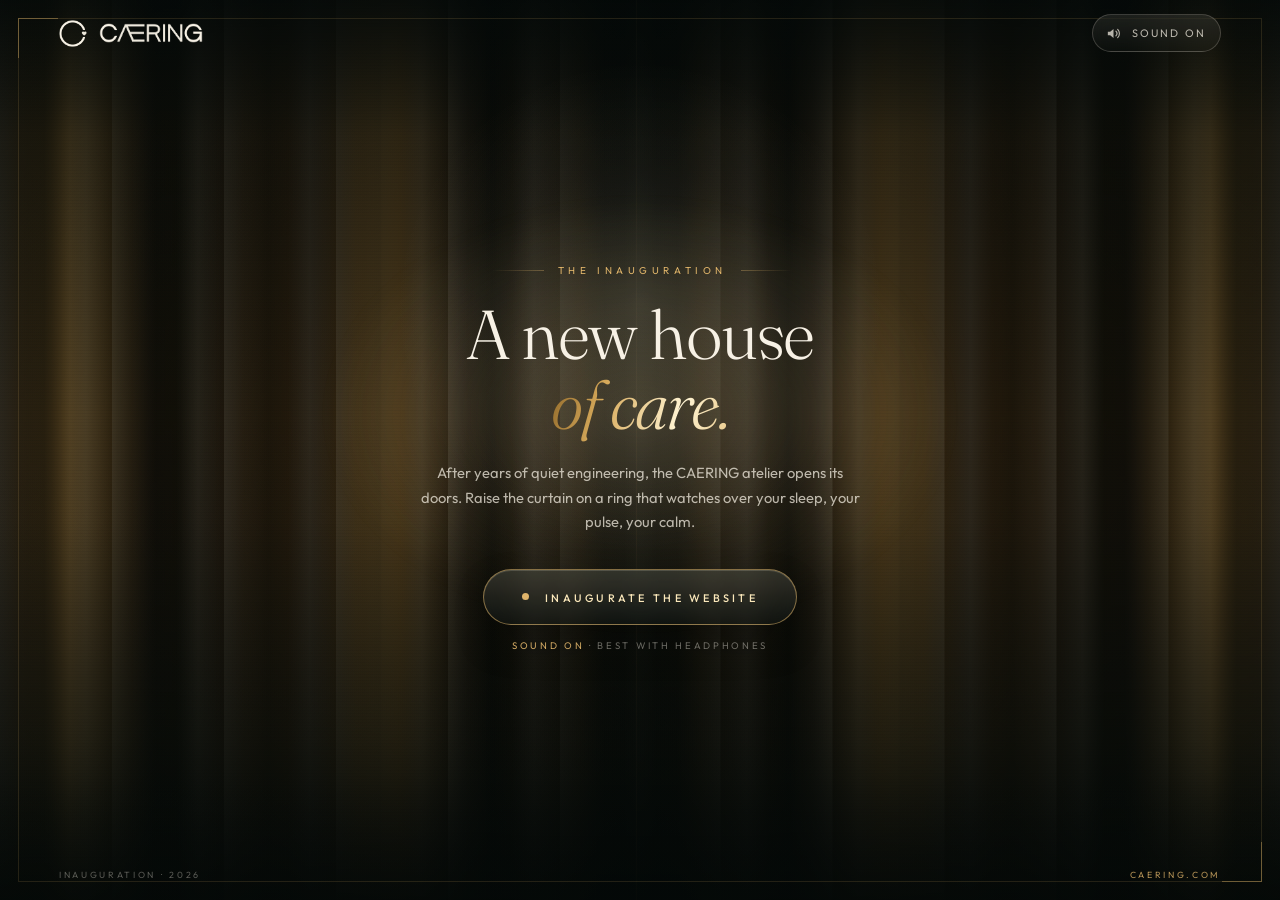
<file: launch/index.html>
<!DOCTYPE html>
<html lang="en">
<head>
  <meta charset="UTF-8" />
  <meta name="viewport" content="width=device-width, initial-scale=1.0, viewport-fit=cover" />
  <title>CAERING — The Inauguration</title>
  <meta name="description" content="Inaugurate the CAERING website. Raise the curtain on a couture health ring that quietly watches over your sleep, pulse, stress and temperature." />
  <meta name="theme-color" content="#08110f" />

  <link rel="preconnect" href="https://fonts.googleapis.com" />
  <link rel="preconnect" href="https://fonts.gstatic.com" crossorigin />
  <link href="https://fonts.googleapis.com/css2?family=Fraunces:ital,opsz,wght@0,9..144,300;0,9..144,400;1,9..144,300;1,9..144,400&family=Outfit:wght@300;400;500;600&display=swap" rel="stylesheet" />

  <link rel="stylesheet" href="launch.css" />

  <link rel="icon" href="data:image/svg+xml,%3Csvg xmlns='http://www.w3.org/2000/svg' viewBox='0 0 100 100'%3E%3Ccircle cx='50' cy='50' r='38' fill='none' stroke='%23b8893a' stroke-width='9' stroke-dasharray='182 57' transform='rotate(43 50 50)'/%3E%3Cpath d='M85 57C79.5 52.5 78 50 78 48.3 78 46.2 79.8 45 81.5 45c1.5 0 2.7.8 3.5 2.1.8-1.3 2-2.1 3.5-2.1 1.7 0 3.5 1.2 3.5 3.3 0 1.7-1.5 4.2-7 8.7z' fill='%23b8893a'/%3E%3C/svg%3E" />

  <!-- ring renderer: dependency-free, classic script so file:// works -->
  <script src="ring.js"></script>
</head>
<body>

<div class="stage" id="stage">

  <!-- atmosphere -->
  <div class="atmos" aria-hidden="true"></div>
  <div class="vignette" aria-hidden="true"></div>
  <div class="floor" aria-hidden="true"></div>

  <!-- ============ REVEALED STAGE ============ -->
  <section class="reveal" id="reveal" aria-label="CAERING inauguration">
    <div class="reveal__inner">

      <div class="lockup">
        <span class="lockup__mark" aria-hidden="true"></span>
        <span class="lockup__word" role="img" aria-label="CAERING"></span>
      </div>

      <div class="ringstage">
        <div class="ringstage__halo" aria-hidden="true"></div>
        <div class="ringstage__orbit" aria-hidden="true"></div>
        <div class="ringstage__orbit ringstage__orbit--b" aria-hidden="true"></div>
        <canvas id="ringCanvas" aria-hidden="true"></canvas>
      </div>

      <h2 class="reveal__tag">We'll take care. <em>Always.</em></h2>

      <div class="handoff" id="handoff">
        <p class="handoff__line"><span class="handoff__dot"></span>Now live at <strong>caering.com</strong></p>
        <div class="handoff__bar"><span></span></div>
        <a class="handoff__enter" id="enterNow" href="https://caering.com">Enter now</a>
      </div>

    </div>
  </section>

  <!-- ============ GOLD SILK CURTAIN ============ -->
  <div class="curtains" aria-hidden="true">
    <div class="curtain curtain--l"><div class="curtain__silk"><div class="curtain__hem"></div></div></div>
    <div class="curtain curtain--r"><div class="curtain__silk"><div class="curtain__hem"></div></div></div>
  </div>
  <div class="scrim" aria-hidden="true"></div>
  <div class="curtains__glow" id="curtainGlow" aria-hidden="true"></div>

  <!-- ============ INAUGURATION GATE ============ -->
  <section class="gate" id="gate">
    <div class="gate__inner">
      <p class="eyebrow">The Inauguration</p>
      <h1 class="gate__title">A new house<br /><em>of care.</em></h1>
      <p class="gate__sub">After years of quiet engineering, the CAERING atelier opens its doors. Raise the curtain on a ring that watches over your sleep, your pulse, your calm.</p>
      <div class="gate__actions">
        <button class="cta" id="inaugurate" type="button">
          <span class="cta__dot" aria-hidden="true"></span>
          <span class="cta__label">Inaugurate the website</span>
          <span class="cta__sheen" aria-hidden="true"></span>
        </button>
        <p class="gate__hint"><b>Sound on</b> · best with headphones</p>
      </div>
    </div>
  </section>

  <div class="flare" aria-hidden="true"></div>
  <div class="frame" aria-hidden="true"></div>

  <!-- ============ TOP BAR ============ -->
  <header class="topbar">
    <a class="brand" href="https://caering.com" aria-label="CAERING">
      <span class="brand__mark" aria-hidden="true"></span>
      <span class="brand__word" aria-hidden="true"></span>
    </a>
    <button class="sound" id="soundBtn" type="button" aria-pressed="true" aria-label="Sound">
      <svg viewBox="0 0 24 24" aria-hidden="true">
        <path class="sound__body" d="M4 9.4h3.3L12 5.5v13L7.3 14.6H4z" />
        <path class="sound__wave" d="M15.4 8.7a4.7 4.7 0 0 1 0 6.6M17.9 6.1a8.3 8.3 0 0 1 0 11.8" fill="none" stroke="currentColor" stroke-width="1.6" stroke-linecap="round" />
        <path class="sound__slash" d="M5 4.6 19 19.4" fill="none" stroke="currentColor" stroke-width="1.6" stroke-linecap="round" />
      </svg>
      <span class="sound__label" id="soundLabel">Sound on</span>
    </button>
  </header>

  <footer class="basebar">
    <span>Inauguration · 2026</span>
    <span class="basebar__right">caering.com</span>
  </footer>

  <p id="status" class="sr-only" role="status" aria-live="polite"></p>
</div>

<noscript>
  <div class="noscript">
    <p>This inauguration needs JavaScript. <a href="https://caering.com" style="color:#dfb46a">Enter caering.com</a></p>
  </div>
</noscript>

<script src="launch.js"></script>

</body>
</html>
</file>
<file: launch/launch.css>
/* =====================================================================
   CAERING — website inauguration stage
   Deep teal / plum depth · liquid-gold silk curtain · 3D gold ring
   ===================================================================== */

*, *::before, *::after { box-sizing: border-box; margin: 0; padding: 0; }

:root {
  --ink: #f7f1e5;
  --ink-soft: rgba(247, 241, 229, .72);
  --ink-faint: rgba(247, 241, 229, .44);

  --gold-1: #fbe8bb;
  --gold-2: #dfb46a;
  --gold-3: #a9792f;
  --gold-line: rgba(223, 180, 106, .34);
  --gold-sheen: linear-gradient(105deg, #8a6325 0%, #d8ab5c 14%, #fff4d3 32%, #e7c483 46%, #a9792f 60%, #f6e0a8 78%, #9c7029 100%);

  --teal: #2fb6a4;
  --plum: #8a5480;

  --ease-silk: cubic-bezier(.64, .02, .16, 1);
  --ease-out: cubic-bezier(.22, 1, .36, 1);

  --pad-x: clamp(18px, 4.6vw, 60px);
  --pad-y: clamp(14px, 2.4vh, 26px);
  --topbar-h: clamp(56px, 7.4vh, 80px);

  --font-display: "Fraunces", "Times New Roman", serif;
  --font-body: "Outfit", -apple-system, BlinkMacSystemFont, "Segoe UI", sans-serif;

  --grain: url("data:image/svg+xml,%3Csvg xmlns='http://www.w3.org/2000/svg' width='260' height='260'%3E%3Cfilter id='n'%3E%3CfeTurbulence type='fractalNoise' baseFrequency='.82' numOctaves='3' stitchTiles='stitch'/%3E%3C/filter%3E%3Crect width='100%25' height='100%25' filter='url(%23n)' opacity='.55'/%3E%3C/svg%3E");
}

html, body { height: 100%; }

body {
  font-family: var(--font-body);
  color: var(--ink);
  background: #060f0e;
  overflow: hidden;
  -webkit-font-smoothing: antialiased;
  text-rendering: optimizeLegibility;
}

img { display: block; max-width: 100%; }

/* ============================ STAGE ============================ */

.stage {
  position: fixed;
  inset: 0;
  overflow: hidden;
  isolation: isolate;
}

/* deep teal / plum atmosphere — never flat black */
.atmos {
  position: absolute;
  inset: 0;
  z-index: 0;
  background:
    radial-gradient(120% 78% at 50% -14%, rgba(215, 169, 92, .26), rgba(215, 169, 92, 0) 58%),
    radial-gradient(88% 70% at 8% 106%, rgba(19, 104, 96, .42), rgba(19, 104, 96, 0) 62%),
    radial-gradient(80% 64% at 96% 8%, rgba(112, 58, 96, .38), rgba(112, 58, 96, 0) 64%),
    radial-gradient(70% 60% at 84% 96%, rgba(30, 72, 78, .30), rgba(30, 72, 78, 0) 66%),
    linear-gradient(168deg, #0b1a17 0%, #071211 42%, #0b0a12 74%, #100b0c 100%);
}

.atmos::after {
  content: "";
  position: absolute;
  inset: 0;
  background-image: var(--grain);
  opacity: .07;
  mix-blend-mode: overlay;
  pointer-events: none;
}

.vignette {
  position: absolute;
  inset: 0;
  z-index: 1;
  pointer-events: none;
  background:
    radial-gradient(110% 90% at 50% 46%, rgba(0, 0, 0, 0) 42%, rgba(0, 0, 0, .42) 82%, rgba(0, 0, 0, .68) 100%);
}

/* ============================ TOP BAR ============================ */

.topbar {
  position: fixed;
  top: 0; left: 0; right: 0;
  z-index: 50;
  height: var(--topbar-h);
  display: flex;
  align-items: center;
  justify-content: space-between;
  gap: 16px;
  padding: 0 var(--pad-x);
  padding-top: env(safe-area-inset-top);
  pointer-events: none;
}

.topbar > * { pointer-events: auto; }

.brand {
  display: inline-flex;
  align-items: center;
  gap: clamp(8px, 1vw, 12px);
  text-decoration: none;
  color: inherit;
}

.brand__mark,
.brand__word {
  display: block;
  background: #f8f2e6;
  -webkit-mask-repeat: no-repeat;
  mask-repeat: no-repeat;
  -webkit-mask-position: center;
  mask-position: center;
  -webkit-mask-size: contain;
  mask-size: contain;
}

.brand__mark {
  width: clamp(22px, 2.4vw, 28px);
  aspect-ratio: 714 / 693;
  -webkit-mask-image: url("assets/brand/caering-mark-white.png");
  mask-image: url("assets/brand/caering-mark-white.png");
}

.brand__word {
  width: clamp(74px, 8.4vw, 104px);
  aspect-ratio: 1204 / 227;
  -webkit-mask-image: url("assets/brand/caering-word-white.png");
  mask-image: url("assets/brand/caering-word-white.png");
}

/* sound toggle */
.sound {
  display: inline-flex;
  align-items: center;
  gap: 10px;
  height: 38px;
  padding: 0 14px 0 12px;
  border-radius: 999px;
  border: 1px solid rgba(247, 241, 229, .2);
  background: linear-gradient(180deg, rgba(255, 246, 227, .09), rgba(255, 246, 227, .025));
  -webkit-backdrop-filter: blur(10px);
  backdrop-filter: blur(10px);
  color: var(--ink-soft);
  font-family: inherit;
  font-size: .68rem;
  letter-spacing: .2em;
  text-transform: uppercase;
  cursor: pointer;
  transition: color .35s ease, border-color .35s ease, background .35s ease;
}

.sound:hover { color: var(--gold-1); border-color: var(--gold-line); }

.sound:focus-visible {
  outline: 1px solid var(--gold-2);
  outline-offset: 3px;
}

.sound svg { width: 17px; height: 17px; }

.sound__body { fill: currentColor; }
.sound__slash { opacity: 0; transition: opacity .3s ease; }
.sound__wave { transition: opacity .3s ease; }

.sound[aria-pressed="false"] .sound__slash { opacity: 1; }
.sound[aria-pressed="false"] .sound__wave { opacity: 0; }

@media (max-width: 560px) {
  .sound__label { display: none; }
  .sound { padding: 0 11px; }
}

/* ============================ GATE ============================ */

.gate {
  position: fixed;
  inset: 0;
  z-index: 30;
  display: flex;
  align-items: center;
  justify-content: center;
  padding: calc(var(--topbar-h) + 12px) var(--pad-x) calc(64px + env(safe-area-inset-bottom));
  text-align: center;
}

/* warm spotlight washing the gate */
.gate::before {
  content: "";
  position: absolute;
  left: 50%;
  top: 46%;
  width: min(820px, 96vw);
  height: min(560px, 64vh);
  transform: translate(-50%, -50%);
  background: radial-gradient(closest-side, rgba(255, 228, 172, .18), rgba(255, 228, 172, .05) 54%, rgba(255, 228, 172, 0) 78%);
  filter: blur(8px);
  pointer-events: none;
  z-index: -1;
}

.gate__inner {
  width: min(760px, 100%);
  display: flex;
  flex-direction: column;
  align-items: center;
  gap: clamp(14px, 2.4vh, 24px);
  animation: gateIn 1.5s var(--ease-out) both .25s;
}

@keyframes gateIn {
  from { opacity: 0; transform: translateY(16px); }
  to   { opacity: 1; transform: none; }
}

.eyebrow {
  display: inline-flex;
  align-items: center;
  gap: 14px;
  font-size: clamp(.58rem, .78vw, .68rem);
  letter-spacing: .46em;
  text-transform: uppercase;
  color: var(--gold-2);
  padding-left: .46em;
}

.eyebrow::before,
.eyebrow::after {
  content: "";
  width: clamp(22px, 4vw, 52px);
  height: 1px;
  background: linear-gradient(90deg, transparent, var(--gold-line));
}

.eyebrow::after { background: linear-gradient(270deg, transparent, var(--gold-line)); }

.gate__title {
  font-family: var(--font-display);
  font-weight: 300;
  font-size: clamp(2.15rem, 5.4vw, 4.5rem);
  line-height: 1.02;
  letter-spacing: -.022em;
  color: var(--ink);
  text-wrap: balance;
}

.gate__title em {
  font-style: italic;
  font-weight: 300;
  background: var(--gold-sheen);
  background-size: 240% 100%;
  -webkit-background-clip: text;
  background-clip: text;
  color: transparent;
  animation: goldFlow 11s linear infinite;
}

@keyframes goldFlow {
  from { background-position: 0% 50%; }
  to   { background-position: 240% 50%; }
}

.gate__sub {
  max-width: 44ch;
  font-size: clamp(.9rem, 1.15vw, 1.02rem);
  line-height: 1.66;
  color: var(--ink-soft);
}

.gate__actions {
  display: flex;
  flex-direction: column;
  align-items: center;
  gap: 14px;
  margin-top: clamp(4px, 1.4vh, 14px);
}

/* inaugurate button */
.cta {
  position: relative;
  display: inline-flex;
  align-items: center;
  gap: 16px;
  padding: 19px clamp(26px, 3vw, 38px);
  border-radius: 999px;
  border: 1px solid rgba(223, 180, 106, .55);
  background:
    linear-gradient(180deg, rgba(255, 239, 205, .14), rgba(255, 239, 205, .02)),
    rgba(12, 22, 20, .35);
  -webkit-backdrop-filter: blur(8px);
  backdrop-filter: blur(8px);
  color: var(--gold-1);
  font-family: inherit;
  font-size: clamp(.68rem, .84vw, .76rem);
  font-weight: 500;
  letter-spacing: .3em;
  text-transform: uppercase;
  cursor: pointer;
  overflow: hidden;
  transition: color .5s var(--ease-out), border-color .5s ease, box-shadow .6s var(--ease-out), transform .5s var(--ease-out);
  box-shadow: 0 18px 50px -22px rgba(0, 0, 0, .9), inset 0 1px 0 rgba(255, 245, 220, .16);
}

.cta__label { padding-top: 2px; }

.cta__dot {
  width: 7px;
  height: 7px;
  border-radius: 50%;
  background: var(--gold-2);
  box-shadow: 0 0 0 0 rgba(223, 180, 106, .55);
  animation: dotPulse 2.6s ease-out infinite;
}

@keyframes dotPulse {
  0%   { box-shadow: 0 0 0 0 rgba(223, 180, 106, .5); }
  70%  { box-shadow: 0 0 0 9px rgba(223, 180, 106, 0); }
  100% { box-shadow: 0 0 0 0 rgba(223, 180, 106, 0); }
}

.cta__sheen {
  position: absolute;
  inset: -2px;
  background: linear-gradient(100deg, transparent 32%, rgba(255, 246, 220, .55) 48%, transparent 62%);
  transform: translateX(-130%);
  transition: transform 1.1s var(--ease-silk);
  pointer-events: none;
}

.cta:hover,
.cta:focus-visible {
  color: #2a1c06;
  border-color: rgba(255, 240, 205, .9);
  box-shadow: 0 22px 60px -20px rgba(223, 180, 106, .45), inset 0 1px 0 rgba(255, 250, 235, .7);
  background: var(--gold-sheen);
  background-size: 180% 100%;
  outline: none;
}

.cta:hover .cta__sheen,
.cta:focus-visible .cta__sheen { transform: translateX(130%); }

.cta:hover .cta__dot,
.cta:focus-visible .cta__dot { background: #2a1c06; animation: none; box-shadow: none; }

.cta:focus-visible { outline: 1px solid var(--gold-1); outline-offset: 4px; }

.cta[disabled] { cursor: default; }

.gate__hint {
  font-size: .6rem;
  letter-spacing: .28em;
  text-transform: uppercase;
  color: var(--ink-faint);
}

.gate__hint b {
  font-weight: 400;
  color: var(--gold-2);
}

/* gate exit */
.stage.is-launching .gate {
  opacity: 0;
  transform: translateY(-14px) scale(.985);
  transition: opacity .9s ease, transform 1.4s var(--ease-silk);
  pointer-events: none;
}

/* reduced-motion: gate still fades, but quickly */
.stage.is-launching.is-instant .gate { transition-duration: .25s; }

/* ============================ CURTAIN ============================ */

.curtains {
  position: fixed;
  inset: 0;
  z-index: 20;
  perspective: 1800px;
  pointer-events: none;
}

.curtain {
  position: absolute;
  top: 0;
  bottom: 0;
  width: 50.35%;
  overflow: hidden;
  transform: translate3d(0, 0, 0);
  transition: transform 2.6s var(--ease-silk);
  will-change: transform;
}

.curtain--l { left: 0; transform-origin: 0% 50%; }
.curtain--r { right: 0; transform-origin: 100% 50%; }

.curtain__silk {
  position: absolute;
  inset: 0;
  background:
    /* fine sheen ribbons */
    repeating-linear-gradient(90deg,
      rgba(255, 243, 214, .22) 0px,
      rgba(255, 243, 214, .05) 20px,
      rgba(0, 0, 0, .28) 44px,
      rgba(0, 0, 0, .04) 64px,
      rgba(255, 243, 214, .17) 86px,
      rgba(255, 243, 214, 0) 112px),
    /* broad gathered folds */
    repeating-linear-gradient(90deg,
      #3c2611 0px,
      #5f3f18 28px,
      #8e6329 52px,
      #c08c43 70px,
      #8e6329 92px,
      #5a3b15 118px,
      #33210f 150px,
      #231708 180px,
      #3c2611 224px,
      #513414 268px,
      #3c2611 312px),
    /* light falling from the flies */
    radial-gradient(96% 74% at 42% -6%, rgba(255, 233, 183, .42), rgba(255, 233, 183, 0) 66%),
    linear-gradient(180deg, #2b1b0c 0%, #3c2611 44%, #1b1007 100%);
}

.curtain--r .curtain__silk { transform: scaleX(-1); }

/* silk weave + fold softness */
.curtain__silk::before {
  content: "";
  position: absolute;
  inset: 0;
  background:
    repeating-linear-gradient(0deg, rgba(0, 0, 0, .05) 0 1px, transparent 1px 3px),
    linear-gradient(180deg, rgba(6, 10, 9, .82) 0%, rgba(6, 10, 9, .10) 15%, rgba(6, 10, 9, 0) 46%, rgba(6, 10, 9, .34) 82%, rgba(6, 10, 9, .78) 100%);
  pointer-events: none;
}

/* shadow along the parting edge */
.curtain__silk::after {
  content: "";
  position: absolute;
  top: 0;
  bottom: 0;
  right: 0;
  width: 26%;
  background: linear-gradient(90deg, rgba(3, 7, 6, 0) 0%, rgba(3, 7, 6, .38) 58%, rgba(3, 7, 6, .72) 100%);
  pointer-events: none;
}

/* gold trim at the hem */
.curtain__hem {
  position: absolute;
  left: 0;
  right: 0;
  bottom: 0;
  height: 14vh;
  background: linear-gradient(180deg, rgba(10, 6, 3, 0) 0%, rgba(10, 6, 3, .34) 62%, rgba(10, 6, 3, .62) 100%);
  pointer-events: none;
}

/* dark scrim over the silk before the inauguration */
.scrim {
  position: fixed;
  inset: 0;
  z-index: 24;
  pointer-events: none;
  background:
    radial-gradient(122% 96% at 50% 44%, rgba(3, 9, 8, .28), rgba(3, 9, 8, .62) 74%, rgba(3, 9, 8, .82) 100%),
    linear-gradient(180deg, rgba(3, 9, 8, .52) 0%, rgba(3, 9, 8, .18) 58%, rgba(3, 9, 8, .56) 100%);
  transition: opacity 1.4s ease;
}

.stage.is-launching .scrim { opacity: 0; }

/* part the curtains */
.stage.is-launching .curtain--l {
  transform: translate3d(-102%, 0, 0) rotateY(13deg);
}

.stage.is-launching .curtain--r {
  transform: translate3d(102%, 0, 0) rotateY(-13deg);
}

.stage.is-instant .curtain { transition-duration: .3s; }

/* ============================ REVEAL ============================ */

.reveal {
  position: fixed;
  inset: 0;
  z-index: 10;
  display: flex;
  align-items: center;
  justify-content: center;
  padding: calc(var(--topbar-h) + 4px) var(--pad-x) calc(58px + env(safe-area-inset-bottom));
}

.reveal__inner {
  position: relative;
  z-index: 2;
  width: min(660px, 100%);
  display: flex;
  flex-direction: column;
  align-items: center;
  gap: clamp(4px, 1.1vh, 16px);
  text-align: center;
  opacity: 0;
  transform: translateY(22px);
  transition: opacity 1.6s ease, transform 2s var(--ease-out);
}

.stage.is-revealed .reveal__inner {
  opacity: 1;
  transform: none;
}

/* --- gold lockup --- */
.lockup {
  /* counter-parallax against the ring, for layered depth */
  translate: calc(var(--px, 0) * 6px) calc(var(--py, 0) * 4px);
  transition: translate .5s var(--ease-out);
  display: flex;
  align-items: center;
  gap: clamp(8px, 1.2vw, 14px);
  opacity: 0;
  transform: translateY(15px) scale(.968);
  transition: opacity 1.1s ease .08s, transform 1.7s cubic-bezier(.16, 1.02, .3, 1) .08s;
}

.stage.is-live .lockup { opacity: 1; transform: none; }

.lockup__mark,
.lockup__word {
  display: block;
  background: var(--gold-sheen);
  background-size: 240% 100%;
  -webkit-mask-repeat: no-repeat;
  mask-repeat: no-repeat;
  -webkit-mask-position: center;
  mask-position: center;
  -webkit-mask-size: contain;
  mask-size: contain;
  animation: goldFlow 9s linear infinite;
  filter: drop-shadow(0 4px 18px rgba(206, 158, 78, .34));
}

.lockup__mark {
  height: clamp(20px, 2.6vw, 30px);
  aspect-ratio: 714 / 693;
  -webkit-mask-image: url("assets/brand/caering-mark-white.png");
  mask-image: url("assets/brand/caering-mark-white.png");
}

.lockup__word {
  height: auto;
  width: clamp(148px, 21vw, 236px);
  aspect-ratio: 1204 / 227;
  -webkit-mask-image: url("assets/brand/caering-word-white.png");
  mask-image: url("assets/brand/caering-word-white.png");
}

/* --- ring stage --- */
.ringstage {
  position: relative;
  width: clamp(206px, 44vmin, 372px);
  aspect-ratio: 1;
  display: grid;
  place-items: center;
  perspective: 900px;
  transform: translate3d(calc(var(--px, 0) * -13px), calc(var(--py, 0) * -9px), 0);
  transition: transform .6s cubic-bezier(.22, 1, .36, 1);
}

.ringstage__halo {
  position: absolute;
  inset: -24%;
  border-radius: 50%;
  background:
    radial-gradient(closest-side,
      rgba(226, 183, 111, 0) 40%,
      rgba(230, 190, 122, .19) 53%,
      rgba(226, 183, 111, .07) 68%,
      rgba(226, 183, 111, 0) 80%),
    radial-gradient(closest-side,
      rgba(47, 182, 164, 0) 52%,
      rgba(47, 182, 164, .03) 66%,
      rgba(47, 182, 164, 0) 82%);
  filter: blur(10px);
  opacity: 0;
  transform: scale(.88);
  transition: opacity 2.2s ease .35s, transform 3s var(--ease-out) .35s;
  z-index: 0;
}

.stage.is-revealed .ringstage__halo { opacity: 1; transform: scale(1); }

/* thin stage orbits for depth */
.ringstage__orbit {
  position: absolute;
  inset: 2%;
  border-radius: 50%;
  border: 1px solid rgba(223, 180, 106, .18);
  transform: rotateX(74deg) rotateZ(-8deg);
  opacity: 0;
  transition: opacity 2s ease .9s;
  z-index: 0;
  pointer-events: none;
}

.ringstage__orbit--b {
  inset: -9%;
  border-color: rgba(47, 182, 164, .16);
  transform: rotateX(78deg) rotateZ(14deg);
}

.stage.is-revealed .ringstage__orbit { opacity: 1; }

.ringstage canvas {
  position: relative;
  z-index: 1;
  width: 100%;
  height: 100%;
  display: block;
  opacity: 0;
  filter: blur(11px) saturate(.75);
  transform: scale(1.09);
  transition:
    opacity 1.5s ease .05s,
    filter 2.0s ease .05s,
    transform 3.2s var(--ease-out) .05s;
}

.stage.is-revealed .ringstage canvas {
  opacity: 1;
  filter: blur(0) saturate(1);
  transform: scale(1);
}

/* --- tagline --- */
.reveal__tag {
  translate: calc(var(--px, 0) * 11px) calc(var(--py, 0) * 7px);
  transition: translate .55s var(--ease-out);
  font-family: var(--font-display);
  font-weight: 300;
  font-size: clamp(1.24rem, 2.6vw, 2rem);
  line-height: 1.2;
  letter-spacing: -.01em;
  color: var(--ink);
  opacity: 0;
  transform: translateY(12px);
  transition: opacity 1.3s ease .38s, transform 1.6s var(--ease-out) .38s;
}

.reveal__tag em {
  font-style: italic;
  background: var(--gold-sheen);
  background-size: 240% 100%;
  -webkit-background-clip: text;
  background-clip: text;
  color: transparent;
  animation: goldFlow 9s linear infinite;
}

.stage.is-live .reveal__tag { opacity: 1; transform: none; }

/* --- handoff --- */
.handoff {
  translate: calc(var(--px, 0) * 8px) calc(var(--py, 0) * 5px);
  display: flex;
  flex-direction: column;
  align-items: center;
  gap: 12px;
  margin-top: clamp(2px, .8vh, 10px);
  opacity: 0;
  transform: translateY(10px);
  transition: opacity .9s ease, transform 1.2s var(--ease-out);
  pointer-events: none;
}

.stage.is-handoff .handoff { opacity: 1; transform: none; pointer-events: auto; }

.handoff__line {
  display: inline-flex;
  align-items: center;
  gap: 10px;
  font-size: clamp(.6rem, .82vw, .68rem);
  letter-spacing: .26em;
  text-transform: uppercase;
  color: var(--ink-soft);
}

.handoff__line strong {
  font-weight: 500;
  letter-spacing: .16em;
  color: var(--gold-1);
}

.handoff__dot {
  width: 5px;
  height: 5px;
  border-radius: 50%;
  background: var(--gold-2);
  box-shadow: 0 0 10px 2px rgba(223, 180, 106, .55);
  animation: dotPulse 2.4s ease-out infinite;
}

.handoff__bar {
  position: relative;
  width: min(288px, 66vw);
  height: 2px;
  border-radius: 2px;
  background: rgba(247, 241, 229, .16);
  overflow: hidden;
}

.handoff__bar span {
  display: block;
  height: 100%;
  width: 0;
  background: var(--gold-sheen);
  background-size: 240% 100%;
  box-shadow: 0 0 12px rgba(223, 180, 106, .6);
}

.stage.is-handoff .handoff__bar span {
  animation: barFill var(--bar-ms, 1600ms) linear forwards, goldFlow 3s linear infinite;
}

@keyframes barFill {
  from { width: 0; }
  to { width: 100%; }
}

.handoff__enter {
  font-size: .6rem;
  letter-spacing: .26em;
  text-transform: uppercase;
  color: var(--ink-faint);
  text-decoration: none;
  border-bottom: 1px solid rgba(247, 241, 229, .2);
  padding-bottom: 3px;
  transition: color .3s ease, border-color .3s ease;
}

.handoff__enter:hover,
.handoff__enter:focus-visible {
  color: var(--gold-1);
  border-color: var(--gold-line);
  outline: none;
}

/* ============================ FLARE ============================ */

.flare {
  position: fixed;
  inset: 0;
  z-index: 35;
  pointer-events: none;
  opacity: 0;
  background:
    radial-gradient(circle at 50% 46%, rgba(255, 246, 220, .92) 0%, rgba(238, 200, 133, .34) 22%, rgba(226, 183, 111, .10) 40%, rgba(226, 183, 111, 0) 62%);
  mix-blend-mode: screen;
}

.stage.is-launching .flare {
  animation: flareUp 1.9s ease-out forwards;
}

@keyframes flareUp {
  0%   { opacity: 0; transform: scale(.94); }
  16%  { opacity: .95; transform: scale(1.02); }
  100% { opacity: 0; transform: scale(1.16); }
}

.stage.is-instant .flare { display: none; }

/* stage floor light */
.floor {
  position: fixed;
  left: 0;
  right: 0;
  bottom: 0;
  height: 34vh;
  z-index: 5;
  pointer-events: none;
  background:
    radial-gradient(58% 100% at 50% 100%, rgba(223, 180, 106, .16), rgba(223, 180, 106, 0) 72%),
    radial-gradient(90% 100% at 50% 100%, rgba(47, 182, 164, .10), rgba(47, 182, 164, 0) 70%);
  opacity: 0;
  transition: opacity 2s ease .4s;
}

.stage.is-revealed .floor { opacity: 1; }

/* ============================ FRAME + BASE ============================ */

.frame {
  position: fixed;
  inset: clamp(9px, 1.5vw, 18px);
  z-index: 40;
  pointer-events: none;
  border: 1px solid rgba(223, 180, 106, .14);
  transition: border-color 1.6s ease 1s, inset 1.6s var(--ease-out);
}

.frame::before,
.frame::after {
  content: "";
  position: absolute;
  width: clamp(24px, 3.4vw, 40px);
  height: clamp(24px, 3.4vw, 40px);
  border: 1px solid rgba(223, 180, 106, .40);
}

.frame::before {
  top: -1px;
  left: -1px;
  border-right: 0;
  border-bottom: 0;
}

.frame::after {
  bottom: -1px;
  right: -1px;
  border-left: 0;
  border-top: 0;
}

.stage.is-revealed .frame { border-color: rgba(223, 180, 106, .26); }

.basebar {
  position: fixed;
  left: 0;
  right: 0;
  bottom: 0;
  z-index: 45;
  display: flex;
  align-items: center;
  justify-content: space-between;
  gap: 18px;
  padding: 0 var(--pad-x);
  height: calc(52px + env(safe-area-inset-bottom));
  padding-bottom: env(safe-area-inset-bottom);
  font-size: .56rem;
  letter-spacing: .3em;
  text-transform: uppercase;
  color: rgba(247, 241, 229, .34);
  pointer-events: none;
}

.basebar__right {
  color: var(--gold-2);
  opacity: .8;
}

@media (max-width: 520px) {
  .basebar { font-size: .5rem; letter-spacing: .22em; }
}

/* ============================ RESPONSIVE / SHORT ============================ */

@media (max-height: 640px) {
  .gate__inner { gap: 12px; }
  .gate__sub { font-size: .86rem; line-height: 1.55; }
  .reveal__inner { gap: 2px; }
  .ringstage { width: clamp(150px, 30vmin, 250px); }
}

@media (max-height: 470px) {
  .gate__title { font-size: clamp(1.7rem, 4.6vw, 2.4rem); }
  .gate__sub, .gate__hint { display: none; }
  .ringstage { width: 132px; }
  .reveal__tag { font-size: 1rem; }
  .handoff__bar { display: none; }
}

@media (max-width: 900px) {
  .gate__inner { gap: clamp(12px, 2vh, 20px); }
  .curtain__silk {
    background:
      radial-gradient(90% 70% at 30% 2%, rgba(255, 231, 182, .30), rgba(255, 231, 182, 0) 66%),
      radial-gradient(70% 60% at 92% 98%, rgba(60, 30, 8, .42), rgba(60, 30, 8, 0) 72%),
      repeating-linear-gradient(90deg,
        #2a1a0a 0px, #432a11 18px, #75501f 36px, #a97a37 52px,
        #d6a761 64px, #b2833f 76px, #6b481a 94px, #3a2510 110px, #2a1a0a 124px),
      #2a1a0a;
  }
}

/* ============================ CURTAIN GLOW ============================ */

.curtains__glow {
  position: fixed;
  inset: 0;
  z-index: 25;
  pointer-events: none;
  background: radial-gradient(340px circle at var(--gx, 50%) var(--gy, 34%),
    rgba(255, 238, 198, .13), rgba(255, 238, 198, .04) 42%, rgba(255, 238, 198, 0) 72%);
  mix-blend-mode: screen;
  opacity: 0;
  transition: opacity 1.1s ease;
}

.stage.is-ready .curtains__glow { opacity: 1; }
.stage.is-launching .curtains__glow { opacity: 0; }

/* ============================ A11Y ============================ */

.sr-only {
  position: absolute;
  width: 1px;
  height: 1px;
  padding: 0;
  margin: -1px;
  overflow: hidden;
  clip: rect(0 0 0 0);
  white-space: nowrap;
  border: 0;
}

/* ============================ REDUCED MOTION ============================ */

@media (prefers-reduced-motion: reduce) {
  *, *::before, *::after {
    animation-duration: .001ms !important;
    animation-iteration-count: 1 !important;
    transition-duration: .001ms !important;
  }

  .gate__inner { animation: none; opacity: 1; transform: none; }

  .gate__title em,
  .lockup__mark,
  .lockup__word,
  .reveal__tag em {
    animation: none;
    background-position: 34% 50%;
  }

  .cta__dot,
  .handoff__dot { animation: none; }
  .ringstage__orbit { display: none; }
  .stage.is-launching .flare { display: none; }
}

/* ============================ NOSCRIPT ============================ */

.noscript {
  position: fixed;
  inset: 0;
  z-index: 99;
  display: grid;
  place-items: center;
  padding: 24px;
  text-align: center;
  background: #08110f;
  color: var(--ink);
  font-family: var(--font-body);
}
</file>
